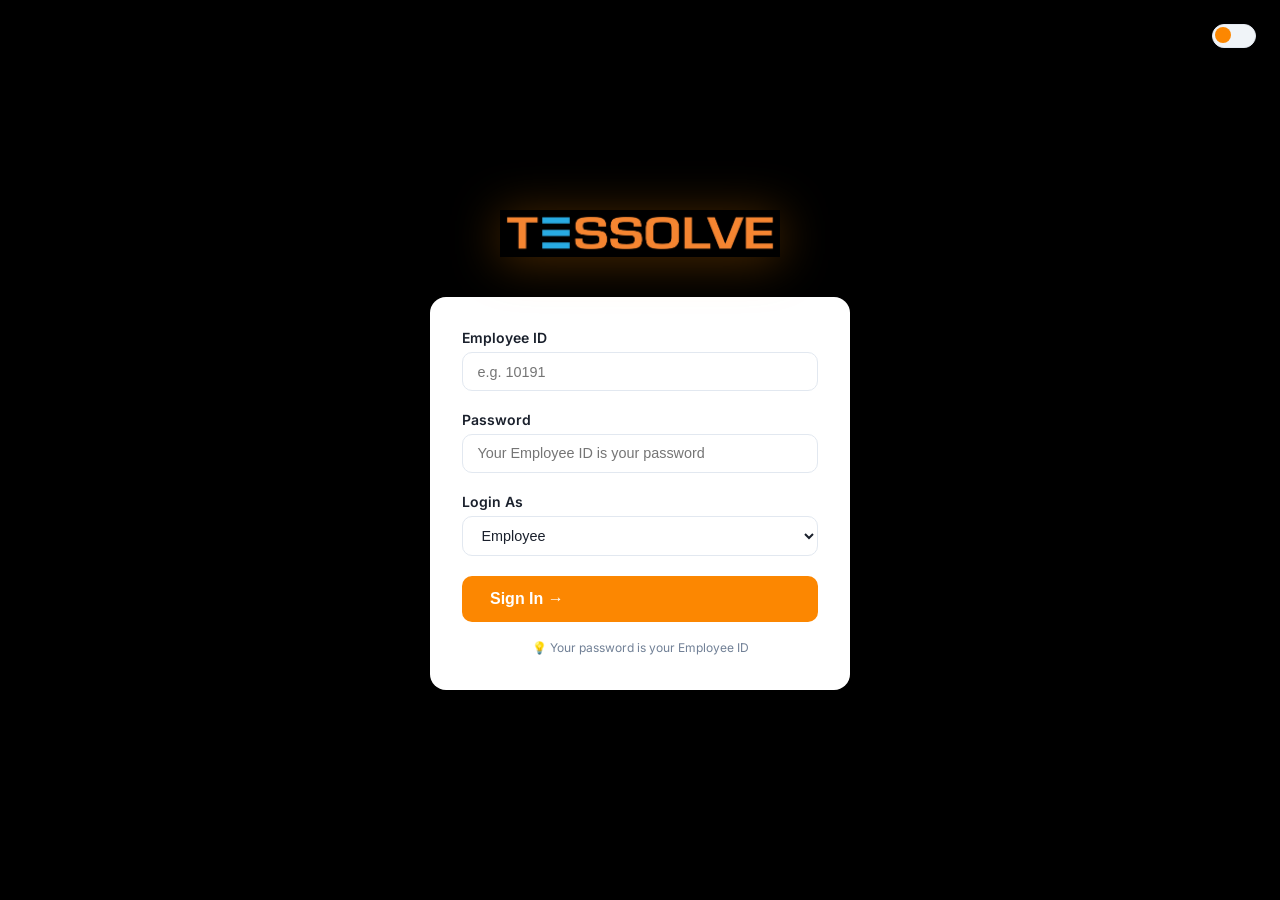
<file: index.html>
<!DOCTYPE html>
<html lang="en">
<head>
  <meta charset="UTF-8"/>
  <meta name="viewport" content="width=device-width,initial-scale=1.0"/>
  <title>Tessolve HR Portal</title>
  <link rel="icon" href="logo.jpg"/>
  <link href="https://fonts.googleapis.com/css2?family=Inter:wght@400;500;600;700;800&display=swap" rel="stylesheet"/>
  <link rel="stylesheet" href="css/style.css"/>
</head>
<body>
  <div id="app"></div>
  <script src="data/employees.js"></script>
  <script src="js/app.js"></script>
</body>
</html>
</file>
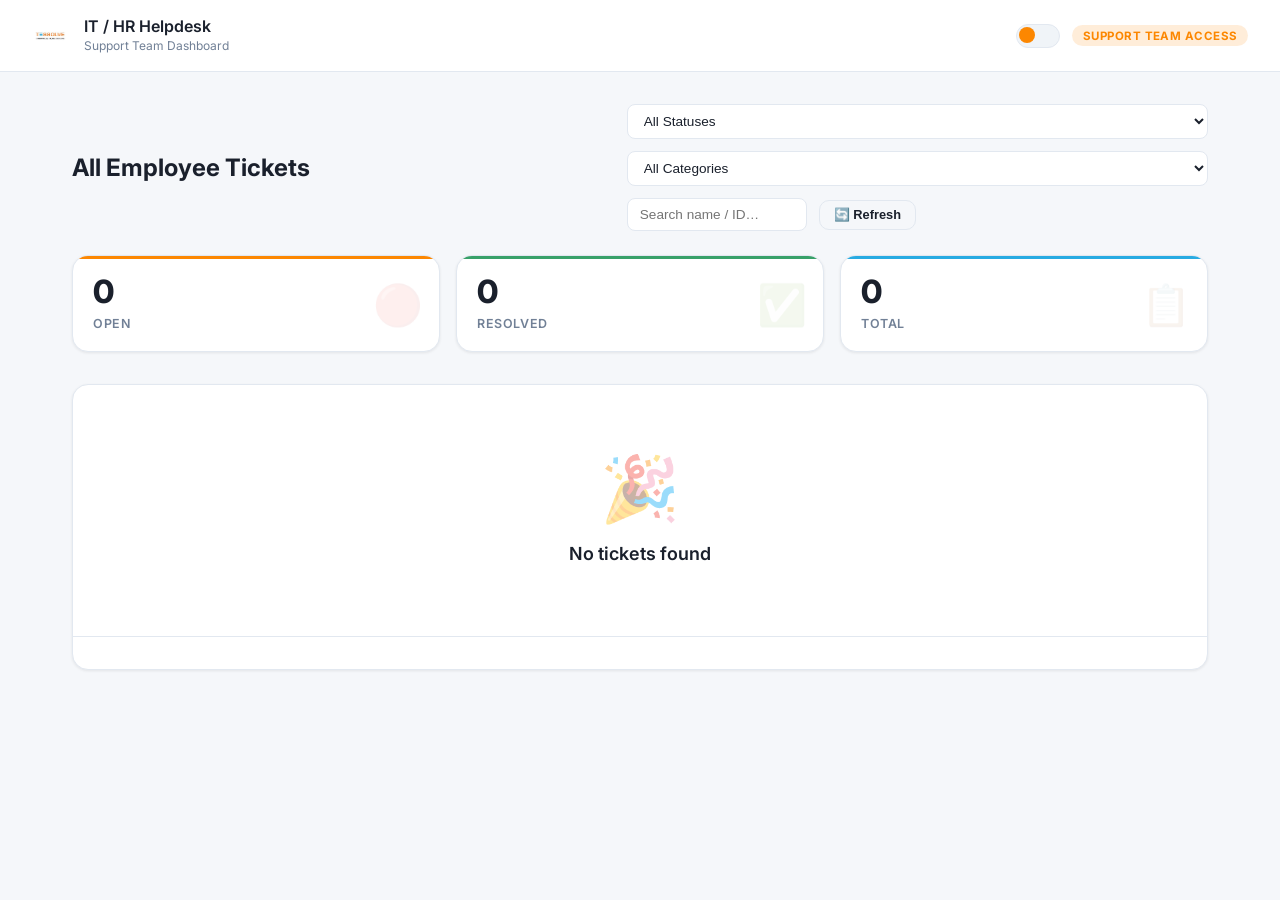
<file: helpdesk.html>
<!DOCTYPE html>
<html lang="en">
<head>
  <meta charset="UTF-8"/>
  <meta name="viewport" content="width=device-width,initial-scale=1.0"/>
  <title>Tessolve — IT/HR Helpdesk</title>
  <link rel="icon" href="logo.jpg"/>
  <link href="https://fonts.googleapis.com/css2?family=Inter:wght@400;500;600;700;800&display=swap" rel="stylesheet"/>
  <link rel="stylesheet" href="css/style.css"/>
</head>   
<body>
<div class="hd-header">
  <div style="display:flex;align-items:center;gap:1rem">
    <img src="logo.jpg" style="height:36px" alt="Tessolve"/>
    <div><h3 style="font-size:1rem">IT / HR Helpdesk</h3><p style="font-size:.75rem;color:var(--text-muted)">Support Team Dashboard</p></div>
  </div>
  <div style="display:flex;gap:.75rem;align-items:center">
    <div class="theme-toggle" onclick="toggleTheme()" title="Toggle theme"></div>
    <span class="badge badge-orange">Support Team Access</span>
  </div>
</div>

<div style="padding:2rem;max-width:1200px;margin:auto">
  <div style="display:flex;justify-content:space-between;align-items:center;margin-bottom:1.5rem;flex-wrap:wrap;gap:1rem">
    <h2>All Employee Tickets</h2>
    <div style="display:flex;gap:.75rem;flex-wrap:wrap;align-items:center">
      <!-- Filters -->
      <select id="filterStatus" onchange="applyFilters()" style="padding:.5rem .75rem;border-radius:8px;border:1.5px solid var(--border);background:var(--surface);color:var(--text);font-size:.85rem">
        <option value="">All Statuses</option>
        <option value="Open">Open</option>
        <option value="Resolved">Resolved</option>
      </select>
      <select id="filterCategory" onchange="applyFilters()" style="padding:.5rem .75rem;border-radius:8px;border:1.5px solid var(--border);background:var(--surface);color:var(--text);font-size:.85rem">
        <option value="">All Categories</option>
        <option>IT / Access Issue</option>
        <option>HR / Payroll</option>
        <option>Infrastructure</option>
        <option>Policy Query</option>
        <option>Other</option>
      </select>
      <input id="filterSearch" oninput="applyFilters()" placeholder="Search name / ID…" style="padding:.5rem .75rem;border-radius:8px;border:1.5px solid var(--border);background:var(--surface);color:var(--text);font-size:.85rem;width:180px"/>
      <button class="btn btn-outline btn-sm" onclick="loadIssues()">🔄 Refresh</button>
    </div>
  </div>

  <div class="stats-row" id="hdStats"></div>

  <div class="card">
    <div class="card-body" style="padding:0">
      <div class="table-wrapper" id="issueTableArea"></div>
      <div id="hdPagination" style="padding:1rem;display:flex;gap:.5rem;justify-content:center;flex-wrap:wrap;border-top:1px solid var(--border)"></div>
    </div>
  </div>
</div>

<style>
.hd-header{background:var(--surface);border-bottom:1px solid var(--border);padding:1rem 2rem;display:flex;align-items:center;justify-content:space-between}
</style>

<script>
const ITEMS_PER_PAGE = 10;
let allIssues = [];
let filteredIssues = [];
let currentPage = 1;

const theme = localStorage.getItem('tsl_theme');
if (theme) document.documentElement.setAttribute('data-theme', theme);

function toggleTheme() {
  const next = document.documentElement.getAttribute('data-theme') === 'dark' ? 'light' : 'dark';
  document.documentElement.setAttribute('data-theme', next);
  localStorage.setItem('tsl_theme', next);
}

function loadIssues() {
  allIssues = JSON.parse(localStorage.getItem('tsl_issues') || '[]');
  applyFilters();
  renderStats();
}

function renderStats() {
  const open = allIssues.filter(i => i.status === 'Open').length;
  const resolved = allIssues.filter(i => i.status === 'Resolved').length;
  document.getElementById('hdStats').innerHTML = `
    <div class="stat-card orange"><div class="stat-icon">🔴</div><div class="stat-value">${open}</div><div class="stat-label">Open</div></div>
    <div class="stat-card green"><div class="stat-icon">✅</div><div class="stat-value">${resolved}</div><div class="stat-label">Resolved</div></div>
    <div class="stat-card blue"><div class="stat-icon">📋</div><div class="stat-value">${allIssues.length}</div><div class="stat-label">Total</div></div>`;
}

function applyFilters() {
  const status   = document.getElementById('filterStatus').value;
  const category = document.getElementById('filterCategory').value;
  const search   = document.getElementById('filterSearch').value.toLowerCase();
  filteredIssues = allIssues.filter(i => {
    if (status   && i.status   !== status)   return false;
    if (category && i.category !== category) return false;
    if (search && !i.empName.toLowerCase().includes(search) && !String(i.empId).includes(search)) return false;
    return true;
  });
  currentPage = 1;
  renderTable();
}

function renderTable() {
  const start = (currentPage - 1) * ITEMS_PER_PAGE;
  const page  = filteredIssues.slice().reverse().slice(start, start + ITEMS_PER_PAGE);
  const area  = document.getElementById('issueTableArea');

  if (filteredIssues.length === 0) {
    area.innerHTML = `<div class="empty-state"><div class="empty-icon">🎉</div><h3>No tickets found</h3></div>`;
    document.getElementById('hdPagination').innerHTML = '';
    return;
  }

  area.innerHTML = `<table>
    <thead><tr><th>Ticket</th><th>Emp ID</th><th>Name</th><th>Category</th><th>Issue</th><th>Date</th><th>Status</th><th>Action</th></tr></thead>
    <tbody>${page.map(i => `
      <tr>
        <td><strong>#${String(i.id).slice(-4)}</strong></td>
        <td><span class="badge badge-gray">${i.empId}</span></td>
        <td>${i.empName}</td>
        <td><span class="badge badge-blue">${i.category}</span></td>
        <td style="max-width:260px;word-break:break-word">${i.text}</td>
        <td>${i.date}</td>
        <td><span class="badge badge-${i.status==='Open'?'orange':'green'}">${i.status}</span></td>
        <td>
          ${i.status==='Open'
            ? `<button class="btn btn-secondary btn-sm" onclick="changeStatus(${i.id},'Resolved')">✓ Resolve</button>`
            : `<button class="btn btn-outline btn-sm" onclick="changeStatus(${i.id},'Open')">↩ Reopen</button>`}
        </td>
      </tr>`).join('')}
    </tbody>
  </table>`;

  renderPagination();
}

function renderPagination() {
  const totalPages = Math.ceil(filteredIssues.length / ITEMS_PER_PAGE);
  const pg = document.getElementById('hdPagination');
  if (totalPages <= 1) { pg.innerHTML=''; return; }
  let html = '';
  for (let i = 1; i <= totalPages; i++) {
    html += `<button class="btn btn-sm ${i===currentPage?'btn-primary':'btn-outline'}" onclick="goToPage(${i})">${i}</button>`;
  }
  pg.innerHTML = `<span style="color:var(--text-muted);font-size:.8rem;margin-right:.5rem">Page ${currentPage} of ${totalPages}</span>` + html;
}

function goToPage(p) { currentPage = p; renderTable(); }

function changeStatus(id, status) {
  const issues = JSON.parse(localStorage.getItem('tsl_issues') || '[]');
  const i = issues.find(i => i.id === id);
  if (i) { i.status = status; localStorage.setItem('tsl_issues', JSON.stringify(issues)); loadIssues(); }
}

loadIssues();
</script>
</body>
</html>
</file>
<file: css/style.css>
/* Tessolve HR Portal – Brand stylesheet */
:root {
  --orange:    #fc8701;
  --blue:      #28abe2;
  --blue-dark: #01a5dc;
  --bg:        #f5f7fa;
  --surface:   #ffffff;
  --surface2:  #f0f4f8;
  --border:    #e2e8f0;
  --text:      #1a202c;
  --text-muted:#718096;   
  --text-light:#a0aec0;
  --success:   #38a169;
  --danger:    #e53e3e;
  --warning:   #d69e2e;        
  --shadow-sm: 0 1px 3px rgba(0,0,0,.08);
  --shadow:    0 4px 16px rgba(0,0,0,.10);
  --shadow-lg: 0 8px 32px rgba(0,0,0,.14);
  --radius:    10px;
  --radius-lg: 16px;
  --transition:all .2s ease;
}
[data-theme="dark"] {
  --bg:#0f1117; --surface:#1a1d27; --surface2:#242736;
  --border:#2d3148; --text:#e2e8f0; --text-muted:#94a3b8; --text-light:#64748b;
  --shadow-sm:0 1px 3px rgba(0,0,0,.3); --shadow:0 4px 16px rgba(0,0,0,.4); --shadow-lg:0 8px 32px rgba(0,0,0,.5);
}
*{box-sizing:border-box;margin:0;padding:0}
body{font-family:'Inter','Segoe UI',system-ui,sans-serif;background:var(--bg);color:var(--text);min-height:100vh;transition:background .3s,color .3s}
h1{font-size:1.875rem;font-weight:700}h2{font-size:1.5rem;font-weight:700}h3{font-size:1.125rem;font-weight:600}
p{line-height:1.6;color:var(--text-muted)}

/* Buttons */
.btn{display:inline-flex;align-items:center;gap:.5rem;padding:.625rem 1.25rem;border:none;border-radius:var(--radius);font-size:.875rem;font-weight:600;cursor:pointer;transition:var(--transition);text-decoration:none;white-space:nowrap}
.btn-primary{background:var(--orange);color:#fff}.btn-primary:hover{background:#e07700;transform:translateY(-1px);box-shadow:0 4px 12px rgba(252,135,1,.35)}
.btn-secondary{background:var(--blue);color:#fff}.btn-secondary:hover{background:var(--blue-dark);transform:translateY(-1px)}
.btn-outline{background:transparent;border:1.5px solid var(--border);color:var(--text)}.btn-outline:hover{border-color:var(--orange);color:var(--orange)}
.btn-danger{background:var(--danger);color:#fff}.btn-danger:hover{background:#c53030}
.btn-success{background:var(--success);color:#fff}.btn-success:hover{background:#276749}
.btn-ghost{background:transparent;color:var(--text-muted);padding:.5rem}.btn-ghost:hover{color:var(--orange)}
.btn-sm{padding:.4rem .875rem;font-size:.8rem}.btn-lg{padding:.875rem 1.75rem;font-size:1rem}

/* Forms */
.form-group{margin-bottom:1.25rem}
label{display:block;font-size:.875rem;font-weight:600;margin-bottom:.375rem;color:var(--text)}
input,select,textarea{width:100%;padding:.65rem .9rem;border:1.5px solid var(--border);border-radius:var(--radius);background:var(--surface);color:var(--text);font-size:.9rem;transition:var(--transition)}
input:focus,select:focus,textarea:focus{outline:none;border-color:var(--blue);box-shadow:0 0 0 3px rgba(40,171,226,.15)}
input:disabled,textarea:disabled{background:var(--surface2);cursor:not-allowed;opacity:.65}

/* Cards */
.card{background:var(--surface);border:1px solid var(--border);border-radius:var(--radius-lg);box-shadow:var(--shadow-sm);overflow:hidden}
.card-header{padding:1.25rem 1.5rem;border-bottom:1px solid var(--border);display:flex;align-items:center;justify-content:space-between}
.card-body{padding:1.5rem}
.card-footer{padding:1rem 1.5rem;border-top:1px solid var(--border);background:var(--surface2)}

/* Badges */
.badge{display:inline-flex;align-items:center;padding:.2rem .65rem;border-radius:999px;font-size:.72rem;font-weight:700;letter-spacing:.04em;text-transform:uppercase}
.badge-orange{background:rgba(252,135,1,.15);color:var(--orange)}
.badge-blue{background:rgba(40,171,226,.15);color:var(--blue-dark)}
.badge-green{background:rgba(56,161,105,.15);color:var(--success)}
.badge-red{background:rgba(229,62,62,.15);color:var(--danger)}
.badge-gray{background:var(--surface2);color:var(--text-muted)}
.badge-purple{background:rgba(128,90,213,.15);color:#805ad5}

/* Tables */
.table-wrapper{overflow-x:auto;border-radius:var(--radius)}
table{width:100%;border-collapse:collapse;font-size:.875rem}
thead th{padding:.875rem 1rem;background:var(--surface2);color:var(--text-muted);font-weight:700;font-size:.75rem;text-transform:uppercase;letter-spacing:.06em;text-align:left;border-bottom:1px solid var(--border)}
tbody td{padding:.875rem 1rem;border-bottom:1px solid var(--border);vertical-align:middle}
tbody tr:last-child td{border-bottom:none}
tbody tr:hover{background:var(--surface2)}

/* Layout */
.app-layout{display:flex;min-height:100vh}
.sidebar{width:260px;min-width:260px;background:var(--surface);border-right:1px solid var(--border);display:flex;flex-direction:column;position:fixed;top:0;left:0;bottom:0;z-index:100}
.sidebar-logo{padding:1.25rem 1.5rem;border-bottom:1px solid var(--border);display:flex;align-items:center;gap:.75rem}
.sidebar-logo img{height:36px;object-fit:contain}
.sidebar-section-label{padding:.75rem 1.25rem .375rem;font-size:.68rem;font-weight:800;letter-spacing:.1em;text-transform:uppercase;color:var(--text-light)}
.sidebar-nav{flex:1;overflow-y:auto;padding:.5rem 0}
.nav-item{display:flex;align-items:center;gap:.75rem;padding:.65rem 1.25rem;color:var(--text-muted);font-size:.875rem;font-weight:500;cursor:pointer;transition:var(--transition);border-left:3px solid transparent;text-decoration:none}
.nav-item:hover{background:var(--surface2);color:var(--text)}
.nav-item.active{background:rgba(252,135,1,.08);color:var(--orange);border-left-color:var(--orange);font-weight:600}
.nav-item .icon{width:18px;text-align:center;flex-shrink:0}
.sidebar-footer{padding:1rem 1.25rem;border-top:1px solid var(--border);display:flex;flex-direction:column;gap:.5rem}
.user-chip{display:flex;align-items:center;gap:.75rem;padding:.625rem;border-radius:var(--radius);background:var(--surface2)}
.user-avatar{width:36px;height:36px;border-radius:50%;background:linear-gradient(135deg,var(--orange),var(--blue));display:flex;align-items:center;justify-content:center;color:#fff;font-weight:700;font-size:.875rem;flex-shrink:0}
.user-info{flex:1;overflow:hidden}
.user-info .name{font-size:.8rem;font-weight:600;color:var(--text);white-space:nowrap;overflow:hidden;text-overflow:ellipsis}
.user-info .role{font-size:.7rem;color:var(--text-muted)}
.main-content{flex:1;margin-left:260px;display:flex;flex-direction:column;min-height:100vh}
.topbar{background:var(--surface);border-bottom:1px solid var(--border);padding:1rem 2rem;display:flex;align-items:center;justify-content:space-between;position:sticky;top:0;z-index:50}
.topbar-title h2{font-size:1.25rem}
.topbar-title p{font-size:.8rem;color:var(--text-muted);margin-top:.1rem}
.topbar-actions{display:flex;gap:.75rem;align-items:center}
.page-content{padding:2rem;flex:1}

/* Stats */
.stats-row{display:grid;grid-template-columns:repeat(auto-fit,minmax(180px,1fr));gap:1rem;margin-bottom:2rem}
.stat-card{background:var(--surface);border:1px solid var(--border);border-radius:var(--radius-lg);padding:1.25rem;display:flex;flex-direction:column;gap:.5rem;box-shadow:var(--shadow-sm);position:relative;overflow:hidden}
.stat-card::before{content:'';position:absolute;top:0;left:0;right:0;height:3px}
.stat-card.orange::before{background:var(--orange)}.stat-card.blue::before{background:var(--blue)}.stat-card.green::before{background:var(--success)}.stat-card.purple::before{background:#805ad5}.stat-card.red::before{background:var(--danger)}
.stat-value{font-size:2rem;font-weight:800;color:var(--text);line-height:1}
.stat-label{font-size:.78rem;color:var(--text-muted);font-weight:600;text-transform:uppercase;letter-spacing:.05em}
.stat-icon{position:absolute;right:1rem;top:50%;transform:translateY(-50%);font-size:2.5rem;opacity:.08}

/* Profile hero */
.profile-hero{background:linear-gradient(135deg,var(--orange) 0%,var(--blue) 100%);border-radius:var(--radius-lg);padding:2rem;color:#fff;margin-bottom:1.5rem;display:flex;align-items:center;gap:1.5rem}
.profile-avatar-lg{width:72px;height:72px;border-radius:50%;background:rgba(255,255,255,.25);display:flex;align-items:center;justify-content:center;font-size:1.875rem;font-weight:800;flex-shrink:0;border:3px solid rgba(255,255,255,.4)}
.profile-hero-info h2{color:#fff;font-size:1.5rem}
.profile-hero-info p{color:rgba(255,255,255,.8);margin-top:.25rem}

/* KPI */
.kpi-grid{display:grid;grid-template-columns:repeat(auto-fit,minmax(160px,1fr));gap:1rem}
.kpi-item{background:var(--surface2);border-radius:var(--radius);padding:1rem;text-align:center}
.kpi-item .kpi-val{font-size:1.5rem;font-weight:800;color:var(--orange)}
.kpi-item .kpi-key{font-size:.75rem;color:var(--text-muted);margin-top:.2rem}

/* Tags */
.tag-cloud{display:flex;flex-wrap:wrap;gap:.5rem}
.tag{padding:.3rem .75rem;border-radius:999px;background:rgba(40,171,226,.1);color:var(--blue-dark);font-size:.8rem;font-weight:600;border:1px solid rgba(40,171,226,.2)}

/* Auth */
.auth-wrapper{min-height:100vh;display:flex;align-items:stretch}
.auth-left{flex:1;background:#000000;display:flex;flex-direction:column;align-items:center;justify-content:center;padding:3rem;position:relative;overflow:hidden}
.auth-left::before{content:'';position:absolute;inset:0;background:radial-gradient(ellipse at 30% 60%,rgba(252,135,1,.12) 0%,transparent 55%),radial-gradient(ellipse at 70% 40%,rgba(40,171,226,.10) 0%,transparent 55%)}
.auth-dots{position:absolute;inset:0;z-index:0;background-image:radial-gradient(circle,rgba(255,255,255,.06) 1px,transparent 1px);background-size:32px 32px}
.auth-graphic{position:relative;z-index:1;text-align:center}
.auth-graphic img{width:180px;filter:drop-shadow(0 8px 32px rgba(252,135,1,.25))}
.auth-graphic h1{color:#fff;margin-top:2rem;font-size:2rem}
.auth-graphic p{color:rgba(255,255,255,.6);margin-top:.75rem}
.auth-right{width:480px;display:flex;align-items:center;justify-content:center;padding:3rem;background:var(--surface)}
.auth-box{width:100%;max-width:380px}
.auth-box h2{font-size:1.625rem;margin-bottom:.5rem}
.auth-box>p{font-size:.875rem;color:var(--text-muted);margin-bottom:2rem}
.auth-tabs{display:flex;margin-bottom:1.75rem;border:1.5px solid var(--border);border-radius:var(--radius);overflow:hidden}
.auth-tab{flex:1;padding:.625rem;text-align:center;font-size:.8rem;font-weight:600;cursor:pointer;transition:var(--transition);background:var(--surface2);color:var(--text-muted)}
.auth-tab.active{background:var(--orange);color:#fff}

/* Alerts */
.alert{padding:.875rem 1rem;border-radius:var(--radius);font-size:.875rem;margin-bottom:1rem;display:flex;align-items:flex-start;gap:.5rem}
.alert-error{background:rgba(229,62,62,.1);color:var(--danger);border:1px solid rgba(229,62,62,.2)}
.alert-success{background:rgba(56,161,105,.1);color:var(--success);border:1px solid rgba(56,161,105,.2)}
.alert-info{background:rgba(40,171,226,.1);color:var(--blue);border:1px solid rgba(40,171,226,.2)}
.alert-warning{background:rgba(214,158,46,.1);color:var(--warning);border:1px solid rgba(214,158,46,.2)}

/* Modals */
.modal-overlay{position:fixed;inset:0;background:rgba(0,0,0,.5);display:flex;align-items:center;justify-content:center;z-index:1000;padding:1rem;backdrop-filter:blur(4px)}
.modal{background:var(--surface);border-radius:var(--radius-lg);box-shadow:var(--shadow-lg);width:100%;max-width:560px;max-height:90vh;overflow-y:auto}
.modal-header{padding:1.25rem 1.5rem;border-bottom:1px solid var(--border);display:flex;align-items:center;justify-content:space-between}
.modal-body{padding:1.5rem}
.modal-footer{padding:1rem 1.5rem;border-top:1px solid var(--border);display:flex;justify-content:flex-end;gap:.75rem}

/* Upload zone */
.upload-zone{border:2px dashed var(--border);border-radius:var(--radius-lg);padding:3rem 2rem;text-align:center;cursor:pointer;transition:var(--transition);position:relative}
.upload-zone:hover,.upload-zone.drag-over{border-color:var(--blue);background:rgba(40,171,226,.04)}
.upload-zone input[type="file"]{position:absolute;inset:0;opacity:0;cursor:pointer}
.upload-icon{font-size:3rem;margin-bottom:1rem;display:block}

/* Notification */
.notif-banner{background:linear-gradient(135deg,var(--orange),#ff6b35);color:#fff;border-radius:var(--radius-lg);padding:1.25rem 1.5rem;margin-bottom:1.5rem;display:flex;align-items:center;gap:1rem;box-shadow:0 4px 16px rgba(252,135,1,.3);animation:slideIn .4s ease}
@keyframes slideIn{from{transform:translateY(-10px);opacity:0}to{transform:translateY(0);opacity:1}}
.notif-banner .notif-icon{font-size:2rem;flex-shrink:0}
.notif-banner h3{color:#fff;font-size:1rem}
.notif-banner p{color:rgba(255,255,255,.85);font-size:.85rem;margin-top:.2rem}

/* Billable badge */
.billable-pill{display:inline-flex;align-items:center;gap:.3rem;padding:.25rem .7rem;border-radius:999px;font-size:.72rem;font-weight:700}
.billable-pill.yes{background:rgba(56,161,105,.15);color:var(--success);border:1px solid rgba(56,161,105,.3)}
.billable-pill.no{background:rgba(113,128,150,.1);color:var(--text-muted);border:1px solid var(--border)}

/* Comments */
.comment-card{background:var(--surface2);border-radius:var(--radius);padding:1rem;margin-bottom:.75rem;border-left:3px solid var(--orange)}
.comment-meta{font-size:.75rem;color:var(--text-muted);margin-bottom:.375rem;display:flex;justify-content:space-between}
.comment-text{font-size:.875rem;color:var(--text)}

/* Pagination */
.pagination{display:flex;gap:.4rem;align-items:center;justify-content:center;padding:1rem;border-top:1px solid var(--border);flex-wrap:wrap}
.pagination .page-info{font-size:.8rem;color:var(--text-muted);margin-right:.5rem}

/* Dark toggle */
.theme-toggle{width:44px;height:24px;border-radius:999px;background:var(--surface2);border:1.5px solid var(--border);cursor:pointer;position:relative;transition:var(--transition);flex-shrink:0}
.theme-toggle::after{content:'';position:absolute;top:2px;left:2px;width:16px;height:16px;border-radius:50%;background:var(--orange);transition:var(--transition)}
[data-theme="dark"] .theme-toggle{background:var(--orange);border-color:var(--orange)}
[data-theme="dark"] .theme-toggle::after{left:calc(100% - 18px);background:#fff}

/* Spinner */
.spinner{width:36px;height:36px;border-radius:50%;border:3px solid var(--border);border-top-color:var(--orange);animation:spin .7s linear infinite;margin:auto}
@keyframes spin{to{transform:rotate(360deg)}}

/* Empty state */
.empty-state{text-align:center;padding:4rem 2rem}
.empty-state .empty-icon{font-size:4rem;margin-bottom:1rem;opacity:.4}
.empty-state h3{color:var(--text);margin-bottom:.5rem}

/* Misc */
.divider{height:1px;background:var(--border);margin:1.5rem 0}
.w-full{width:100%}
.flex{display:flex}.items-center{align-items:center}.justify-between{justify-content:space-between}
.gap-2{gap:.5rem}.gap-3{gap:.75rem}
.grid-2{display:grid;grid-template-columns:1fr 1fr;gap:1rem}
.text-orange{color:var(--orange)}.text-blue{color:var(--blue)}.text-muted{color:var(--text-muted)}
.font-bold{font-weight:700}
.mt-1{margin-top:.25rem}.mt-2{margin-top:.5rem}.mt-3{margin-top:.75rem}.mb-3{margin-bottom:.75rem}

/* KPI editable input */
.kpi-input{text-align:center;font-size:1.2rem;font-weight:700;border:1.5px dashed var(--orange);background:transparent;padding:.3rem;width:100%;color:var(--orange)}
.kpi-input:focus{outline:none;border-style:solid}

@media(max-width:768px){
  .sidebar{transform:translateX(-100%)}.sidebar.open{transform:translateX(0)}
  .main-content{margin-left:0}
  .auth-left{display:none}.auth-right{width:100%}
  .stats-row{grid-template-columns:1fr 1fr}
  .page-content{padding:1rem}
  .grid-2{grid-template-columns:1fr}
}
</file>
